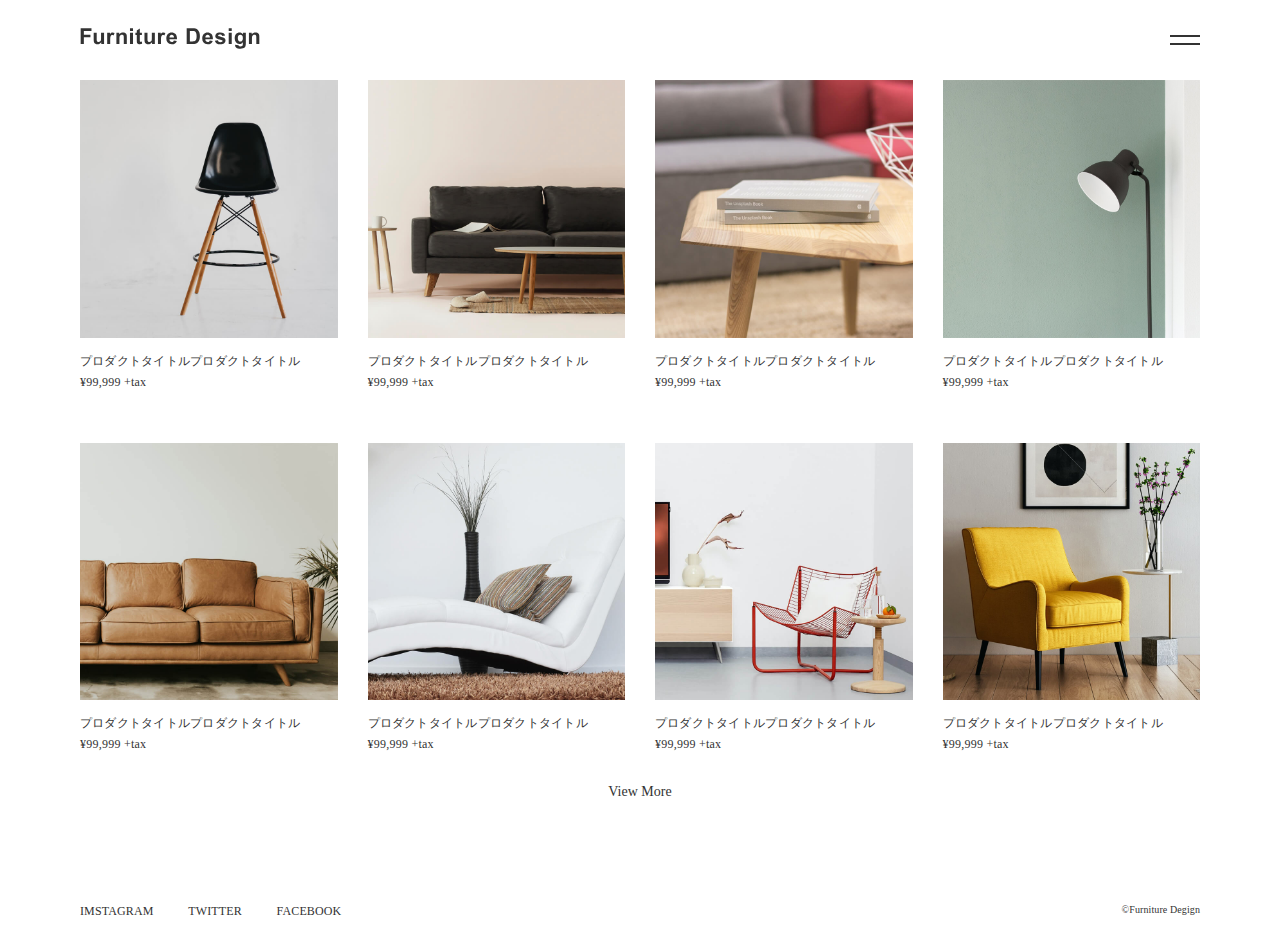
<file: Furniture_Design/index.html>
<!DOCTYPE html>
<html lang="en">
<head>
  <meta charset="UTF-8">
  <meta http-equiv="X-UA-Compatible" content="IE=edge">
  <meta name="viewport" content="width=device-width, initial-scale=1.0">
  <title>Furniture degign</title>
  <link rel="stylesheet" href="reset.css">
  <link rel="stylesheet" href="style.css">
</head>
<body>
  <!--ここからヘッダーです-->
  <header class="header">
    <div class="header-box inner">
      <a href="#"><img class="header-logo" src="img/logo.svg" alt="ヘッダーのロゴイメージです。"></a>
      <div class="humbergar-menu">
        <div class="bar01"></div>
        <div class="bar02"></div>
      </div>  
      <nav class="header-navi">
        <ul class="header-navi-list">
          <li class="header-navi-item"><a class="item-name" href="#">PRODUCTS</a></li>
          <li class="header-navi-item"><a class="item-name" href="about.html">ABOUT</a></li>
          <li class="header-navi-item"><a class="item-name" href="#">COMPANY</a></li>
          <li class="header-navi-item"><a class="item-name" href="#">CONTACT</a></li>
        </ul>
      </nav>  
    </div>
  </header>

  <!--ここからメインです-->
  <main>
    <div class="main-contents inner">
      <ul class="main-list">
        <li class="main-list-item">
          <a class="main-item">
            <img class="main-item-img" src="img/item1.jpg" alt="メインアイテムのイメージ画像です">
            <p class="main-item-title">プロダクトタイトルプロダクトタイトル</p>
            <p class="item-tax">¥99,999 +tax</p>
          </a>  
        </li>
        <li class="main-list-item">
          <a class="main-item">
            <img class="main-item-img" src="img/item2.jpg" alt="メインアイテムのイメージ画像です">
            <p class="main-item-title">プロダクトタイトルプロダクトタイトル</p>
            <p class="item-tax">¥99,999 +tax</p>
          </a>  
        </li>
        <li class="main-list-item">
          <a class="main-item">
            <img class="main-item-img" src="img/item3.jpg" alt="メインアイテムのイメージ画像です">
            <p class="main-item-title">プロダクトタイトルプロダクトタイトル</p>
            <p class="item-tax">¥99,999 +tax</p>
          </a>  
        </li>
        <li class="main-list-item">
          <a class="main-item">
            <img class="main-item-img" src="img/item4.jpg" alt="メインアイテムのイメージ画像です">
            <p class="main-item-title">プロダクトタイトルプロダクトタイトル</p>
            <p class="item-tax">¥99,999 +tax</p>
          </a>  
        </li>
        <li class="main-list-item">
          <a class="main-item">
            <img class="main-item-img" src="img/item5.jpg" alt="メインアイテムのイメージ画像です">
            <p class="main-item-title">プロダクトタイトルプロダクトタイトル</p>
            <p class="item-tax">¥99,999 +tax</p>
          </a>  
        </li>
        <li class="main-list-item">
          <a class="main-item">
            <img class="main-item-img" src="img/item6.jpg" alt="メインアイテムのイメージ画像です">
            <p class="main-item-title">プロダクトタイトルプロダクトタイトル</p>
            <p class="item-tax">¥99,999 +tax</p>
          </a>  
        </li>
        <li class="main-list-item">
          <a class="main-item">
            <img class="main-item-img" src="img/item7.jpg" alt="メインアイテムのイメージ画像です">
            <p class="main-item-title">プロダクトタイトルプロダクトタイトル</p>
            <p class="item-tax">¥99,999 +tax</p>
          </a>  
        </li>
        <li class="main-list-item">
          <a class="main-item">
            <img class="main-item-img" src="img/item8.jpg" alt="メインアイテムのイメージ画像です">
            <p class="main-item-title">プロダクトタイトルプロダクトタイトル</p>
            <p class="item-tax">¥99,999 +tax</p>
          </a>  
        </li>
      </ul>
      <a class="view-more" href="prodact.html">View More</a>
    </div>

  </main>

  <!--ここからフッターです-->
  <footer class="footer inner">
    <div class="sns-box">
      <a class="instagram-link" href="#">IMSTAGRAM</a>
      <a class="twitter-link" href="#">TWITTER</a>
      <a class="facebook-link" href="#">FACEBOOK</a>  
    </div>
    <p class="copy-right">©︎Furniture Degign</p>

  </footer>
  <script src="index.js"></script>
</body>
</html>
</file>
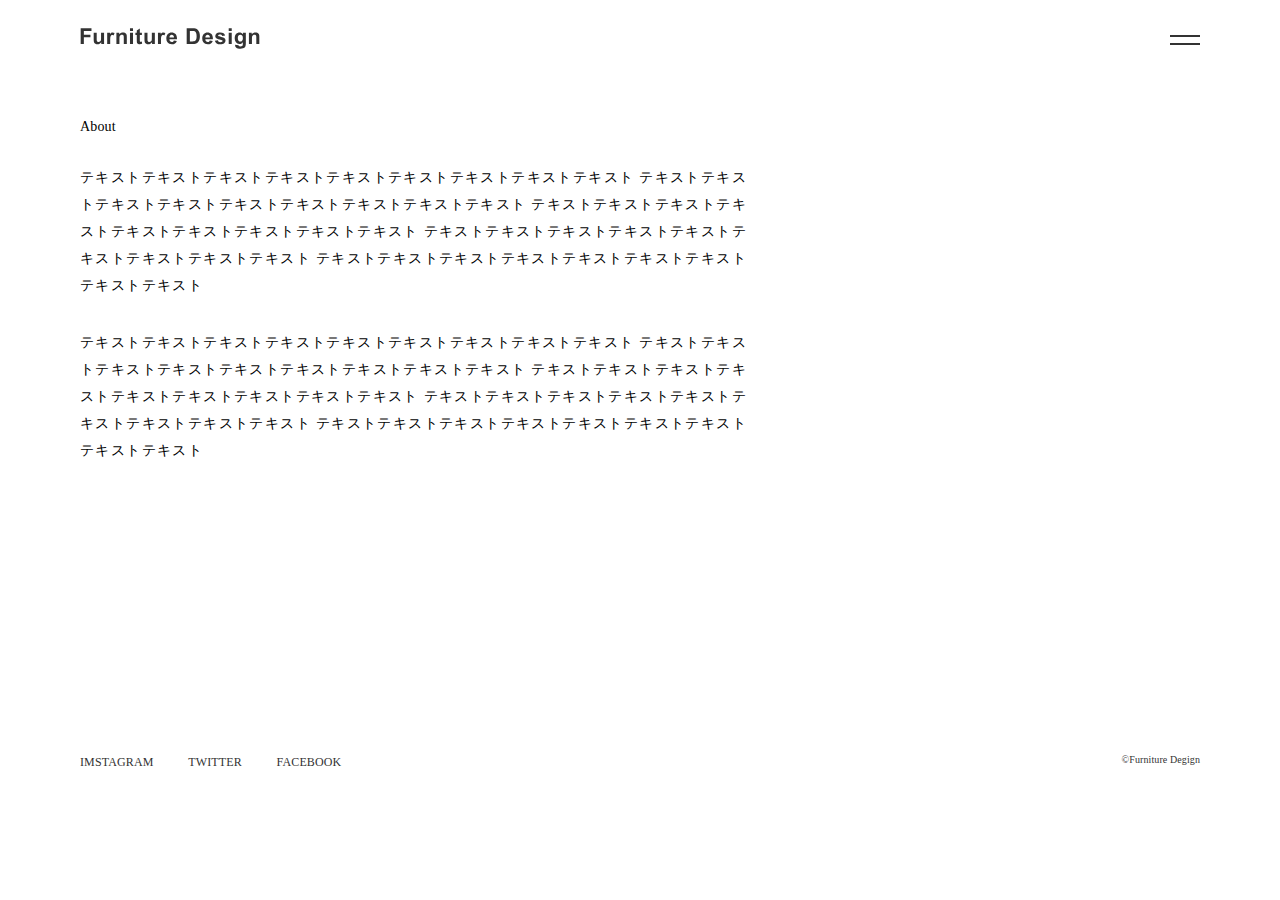
<file: Furniture_Design/about.html>
<!DOCTYPE html>
<html lang="en">
<head>
  <meta charset="UTF-8">
  <meta http-equiv="X-UA-Compatible" content="IE=edge">
  <meta name="viewport" content="width=device-width, initial-scale=1.0">
  <title>Furniture degign</title>
  <link rel="stylesheet" href="reset.css">
  <link rel="stylesheet" href="style.css">
</head>
<body>
  <!--ここからヘッダーです-->
  <header class="header">
    <div class="header-box inner">
      <a href="#"><img class="header-logo" src="img/logo.svg" alt="ヘッダーのロゴイメージです。"></a>
      <div class="humbergar-menu">
        <div class="bar01"></div>
        <div class="bar02"></div>
      </div>  
      <nav class="header-navi">
        <ul class="header-navi-list">
          <li class="header-navi-item"><a class="item-name" href="#">PRODUCTS</a></li>
          <li class="header-navi-item"><a class="item-name" href="#">ABOUT</a></li>
          <li class="header-navi-item"><a class="item-name" href="#">COMPANY</a></li>
          <li class="header-navi-item"><a class="item-name" href="#">CONTACT</a></li>
        </ul>
      </nav>  
    </div>
  </header>

  <!--ここからabout下層ページです-->
  <main>
    <div class="section-about inner">
      <h2 class="section-title">About</h2>
      <p class="about-textA">テキストテキストテキストテキストテキストテキストテキストテキストテキスト テキストテキストテキストテキストテキストテキストテキストテキストテキスト テキストテキストテキストテキストテキストテキストテキストテキストテキスト テキストテキストテキストテキストテキストテキストテキストテキストテキスト テキストテキストテキストテキストテキストテキストテキストテキストテキスト</p>
      <p class="about-textB">テキストテキストテキストテキストテキストテキストテキストテキストテキスト テキストテキストテキストテキストテキストテキストテキストテキストテキスト テキストテキストテキストテキストテキストテキストテキストテキストテキスト テキストテキストテキストテキストテキストテキストテキストテキストテキスト テキストテキストテキストテキストテキストテキストテキストテキストテキスト</p>
    </div>

  </main>

  <!--ここからフッターです-->
  <footer class="footer inner">
    <div class="sns-box">
      <a class="instagram-link" href="#">IMSTAGRAM</a>
      <a class="twitter-link" href="#">TWITTER</a>
      <a class="facebook-link" href="#">FACEBOOK</a>  
    </div>
    <p class="copy-right">©︎Furniture Degign</p>

  </footer>
  <script src="index.js"></script>
</body>
</html>
</file>
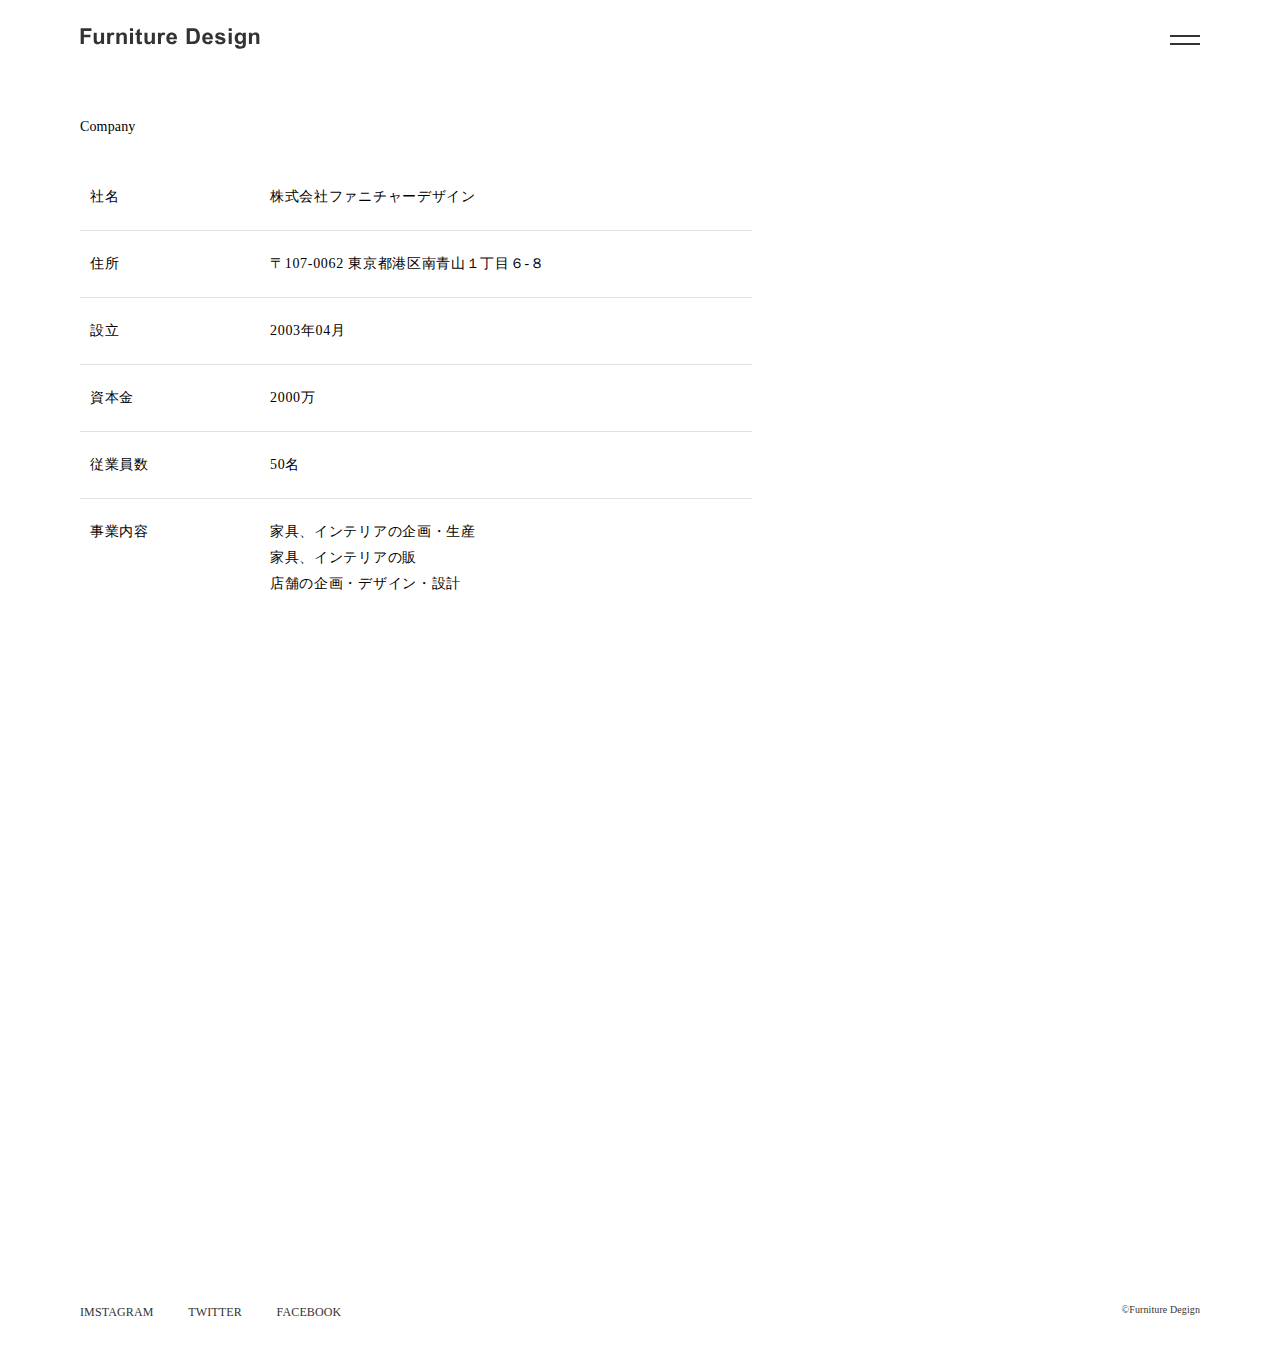
<file: Furniture_Design/company.html>
<!DOCTYPE html>
<html lang="en">
<head>
  <meta charset="UTF-8">
  <meta http-equiv="X-UA-Compatible" content="IE=edge">
  <meta name="viewport" content="width=device-width, initial-scale=1.0">
  <title>Furniture degign</title>
  <link rel="stylesheet" href="reset.css">
  <link rel="stylesheet" href="style.css">
</head>
<body>
  <!--ここからヘッダーです-->
  <header class="header">
    <div class="header-box inner">
      <a href="#"><img class="header-logo" src="img/logo.svg" alt="ヘッダーのロゴイメージです。"></a>
      <div class="humbergar-menu">
        <div class="bar01"></div>
        <div class="bar02"></div>
      </div>  
      <nav class="header-navi">
        <ul class="header-navi-list">
          <li class="header-navi-item"><a class="item-name" href="#">PRODUCTS</a></li>
          <li class="header-navi-item"><a class="item-name" href="#">ABOUT</a></li>
          <li class="header-navi-item"><a class="item-name" href="#">COMPANY</a></li>
          <li class="header-navi-item"><a class="item-name" href="#">CONTACT</a></li>
        </ul>
      </nav>  
    </div>
  </header>

  <!--ここからcompany下層ページです-->
  <main>
    <div class="section-company inner">
      <h2 class="section-title">Company</h2>
      <table class="company-info">
        <tr class="info-box">
          <th class="info-title">社名</th>
          <td class="info-text">株式会社ファニチャーデザイン</td>
        </tr>
        <tr class="info-box">
          <th class="info-title">住所</th>
          <td class="info-text">〒107-0062 東京都港区南青山１丁目６-８</td>
        </tr>
        <tr class="info-box">
          <th class="info-title">設立</th>
          <td class="info-text">2003年04月</td>
        </tr>
        <tr class="info-box">
          <th class="info-title">資本金</th>
          <td class="info-text">2000万</td>
        </tr>
        <tr class="info-box">
          <th class="info-title">従業員数</th>
          <td class="info-text">50名</td>
        </tr>
        <tr class="info-box">
          <th class="info-title">事業内容</th>
          <td class="info-text">家具、インテリアの企画・生産<br>家具、インテリアの販<br>店舗の企画・デザイン・設計</td>
        </tr>
      </table>
      <iframe class="info-map" src="https://www.google.com/maps/embed?pb=!1m18!1m12!1m3!1d3339695.7283955975!2d134.7579691491092!3d35.17104293521172!2m3!1f0!2f0!3f0!3m2!1i1024!2i768!4f13.1!3m3!1m2!1s0x6018eada1a044923%3A0x788765006a92b53!2z44K044Oq44Op5YWs5ZyS!5e0!3m2!1sja!2sjp!4v1671702162951!5m2!1sja!2sjp"  style="border:0;" allowfullscreen="" loading="lazy" referrerpolicy="no-referrer-when-downgrade"></iframe>
    </div>


  </main>

  <!--ここからフッターです-->
  <footer class="footer inner">
    <div class="sns-box">
      <a class="instagram-link" href="#">IMSTAGRAM</a>
      <a class="twitter-link" href="#">TWITTER</a>
      <a class="facebook-link" href="#">FACEBOOK</a>  
    </div>
    <p class="copy-right">©︎Furniture Degign</p>

  </footer>
  <script src="index.js"></script>
</body>
</html>
</file>
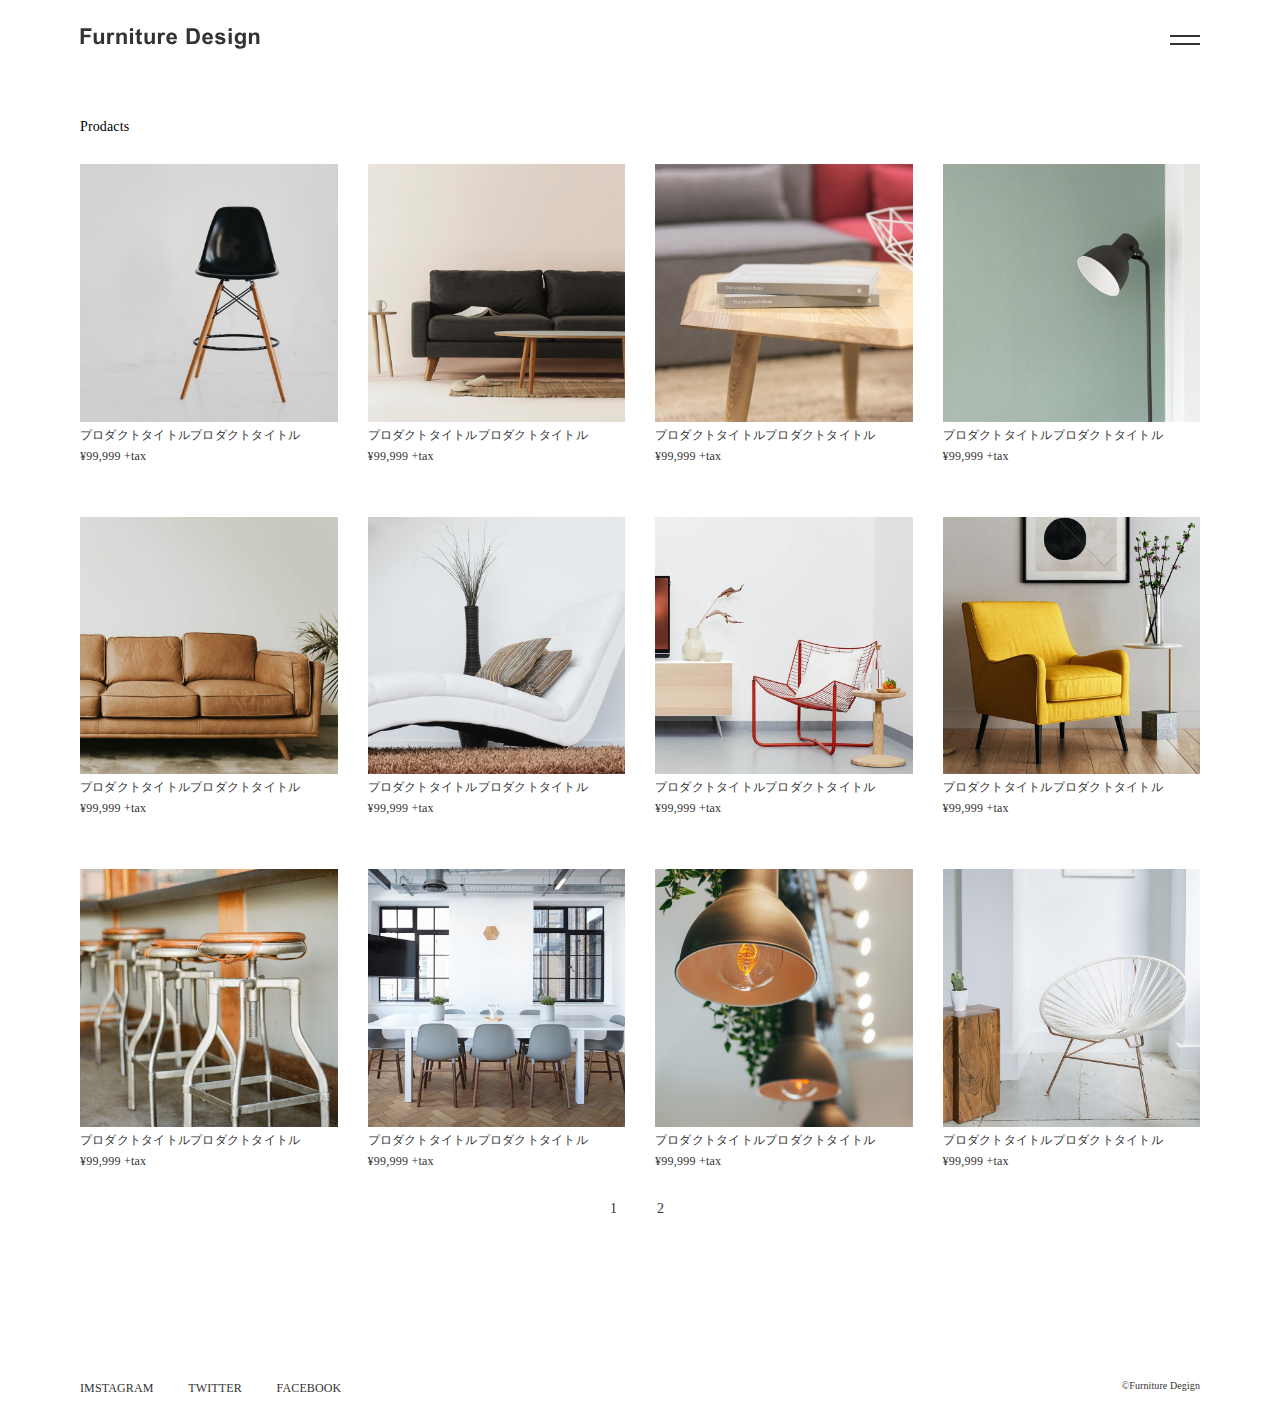
<file: Furniture_Design/prodact.html>
<!DOCTYPE html>
<html lang="en">
<head>
  <meta charset="UTF-8">
  <meta http-equiv="X-UA-Compatible" content="IE=edge">
  <meta name="viewport" content="width=device-width, initial-scale=1.0">
  <title>Furniture degign</title>
  <link rel="stylesheet" href="reset.css">
  <link rel="stylesheet" href="style.css">
</head>
<body>
  <!--ここからヘッダーです-->
  <header class="header">
    <div class="header-box inner">
      <a href="#"><img class="header-logo" src="img/logo.svg" alt="ヘッダーのロゴイメージです。"></a>
      <div class="humbergar-menu">
        <div class="bar01"></div>
        <div class="bar02"></div>
      </div>  
      <nav class="header-navi">
        <ul class="header-navi-list">
          <li class="header-navi-item"><a class="item-name" href="#">PRODUCTS</a></li>
          <li class="header-navi-item"><a class="item-name" href="#">ABOUT</a></li>
          <li class="header-navi-item"><a class="item-name" href="#">COMPANY</a></li>
          <li class="header-navi-item"><a class="item-name" href="#">CONTACT</a></li>
        </ul>
      </nav>  
    </div>
  </header>

  <!--ここからprodact下層ページです-->
  <main>
    <div class="section-prodact inner">
      <h2 class="section-title">Prodacts</h2>
      <ul class="prodact-list">
        <li class="prodact-list-item">
          <a class="prodact-item">
            <img class="prodact-item-img" src="img/item1.jpg" alt="メインアイテムのイメージ画像です">
            <p class="prodact-item-title">プロダクトタイトルプロダクトタイトル</p>
            <p class="item-tax">¥99,999 +tax</p>
          </a>  
        </li>
        <li class="prodact-list-item">
          <a class="prodact-item">
            <img class="prodact-item-img" src="img/item2.jpg" alt="メインアイテムのイメージ画像です">
            <p class="prodact-item-title">プロダクトタイトルプロダクトタイトル</p>
            <p class="item-tax">¥99,999 +tax</p>
          </a>  
        </li>
        <li class="prodact-list-item">
          <a class="prodact-item">
            <img class="prodact-item-img" src="img/item3.jpg" alt="メインアイテムのイメージ画像です">
            <p class="prodact-item-title">プロダクトタイトルプロダクトタイトル</p>
            <p class="item-tax">¥99,999 +tax</p>
          </a>  
        </li>
        <li class="prodact-list-item">
          <a class="prodact-item">
            <img class="prodact-item-img" src="img/item4.jpg" alt="メインアイテムのイメージ画像です">
            <p class="prodact-item-title">プロダクトタイトルプロダクトタイトル</p>
            <p class="item-tax">¥99,999 +tax</p>
          </a>  
        </li>
        <li class="prodact-list-item">
          <a class="prodact-item">
            <img class="prodact-item-img" src="img/item5.jpg" alt="メインアイテムのイメージ画像です">
            <p class="prodact-item-title">プロダクトタイトルプロダクトタイトル</p>
            <p class="item-tax">¥99,999 +tax</p>
          </a>  
        </li>
        <li class="prodact-list-item">
          <a class="prodact-item">
            <img class="prodact-item-img" src="img/item6.jpg" alt="メインアイテムのイメージ画像です">
            <p class="prodact-item-title">プロダクトタイトルプロダクトタイトル</p>
            <p class="item-tax">¥99,999 +tax</p>
          </a>  
        </li>
        <li class="prodact-list-item">
          <a class="prodact-item">
            <img class="prodact-item-img" src="img/item7.jpg" alt="メインアイテムのイメージ画像です">
            <p class="prodact-item-title">プロダクトタイトルプロダクトタイトル</p>
            <p class="item-tax">¥99,999 +tax</p>
          </a>  
        </li>
        <li class="prodact-list-item">
          <a class="prodact-item">
            <img class="prodact-item-img" src="img/item8.jpg" alt="メインアイテムのイメージ画像です">
            <p class="prodact-item-title">プロダクトタイトルプロダクトタイトル</p>
            <p class="item-tax">¥99,999 +tax</p>
          </a>  
        </li>
        <li class="prodact-list-item">
          <a class="prodact-item">
            <img class="prodact-item-img" src="img/item9.jpg" alt="メインアイテムのイメージ画像です">
            <p class="prodact-item-title">プロダクトタイトルプロダクトタイトル</p>
            <p class="item-tax">¥99,999 +tax</p>
          </a>  
        </li>
        <li class="prodact-list-item">
          <a class="prodact-item">
            <img class="prodact-item-img" src="img/item10.jpg" alt="メインアイテムのイメージ画像です">
            <p class="prodact-item-title">プロダクトタイトルプロダクトタイトル</p>
            <p class="item-tax">¥99,999 +tax</p>
          </a>  
        </li>
        <li class="prodact-list-item">
          <a class="prodact-item">
            <img class="prodact-item-img" src="img/item11.jpg" alt="メインアイテムのイメージ画像です">
            <p class="prodact-item-title">プロダクトタイトルプロダクトタイトル</p>
            <p class="item-tax">¥99,999 +tax</p>
          </a>  
        </li>
        <li class="prodact-list-item">
          <a class="prodact-item">
            <img class="prodact-item-img" src="img/item12.jpg" alt="メインアイテムのイメージ画像です">
            <p class="prodact-item-title">プロダクトタイトルプロダクトタイトル</p>
            <p class="item-tax">¥99,999 +tax</p>
          </a>  
        </li>
      </ul>
      <ul class="pagination">
        <li class="page01">1</li>
        <li class="page02"><a href="#">2</a></li>
      </ul>
    </div>
    

  </main>

  <!--ここからフッターです-->
  <footer class="footer inner">
    <div class="sns-box">
      <a class="instagram-link" href="#">IMSTAGRAM</a>
      <a class="twitter-link" href="#">TWITTER</a>
      <a class="facebook-link" href="#">FACEBOOK</a>  
    </div>
    <p class="copy-right">©︎Furniture Degign</p>

  </footer>
  <script src="index.js"></script>
</body>
</html>
</file>
<file: Furniture_Design/style.css>
@charset "UTF-8";
/* ==================== 色一覧 ==================== */
/* ==================== 側設定 ==================== */
html {
  font-family: "Noto Sans JP", "sans-serif", "ヒラギノ角ゴシック";
  scroll-behavior: smooth;
}

body {
  position: relative;
  width: 100%;
  font-size: 1.2rem;
}

/* ============================================================================================================
                                                メインコンテンツ
============================================================================================================ */
main {
  width: 100%;
  height: 100%;
}

@media screen and (max-width: 768px) {
  main {
    width: 100%;
    height: 100%;
  }
}
.inner {
  padding: 0px 80px;
}

@media screen and (max-width: 768px) {
  .inner {
    padding: 0px 20px;
  }
}
.section-title {
  font-size: 14px;
  font-family: "ヒラギノ角ゴシック";
  font-weight: normal;
  letter-spacing: 0.01em;
  text-align: left;
  margin-bottom: 30px;
}

.header {
  width: 100%;
  height: 80px;
  background-color: #ffffff;
  position: fixed;
  z-index: 20;
}
.header .header-box {
  width: 100%;
  height: 80px;
  display: -webkit-box;
  display: -ms-flexbox;
  display: flex;
  -webkit-box-align: center;
      -ms-flex-align: center;
          align-items: center;
  -webkit-box-pack: justify;
      -ms-flex-pack: justify;
          justify-content: space-between;
}
.header .header-box .header-logo {
  width: 180px;
  height: 21px;
  cursor: pointer;
}
.header .header-box .humbergar-menu {
  width: 30px;
  height: 30px;
  position: relative;
  cursor: pointer;
}
.header .header-box .humbergar-menu .bar01 {
  width: 30px;
  height: 2px;
  background-color: #333333;
  position: absolute;
  top: 38%;
  left: 50%;
  -webkit-transform: translate(-50%, -50%);
          transform: translate(-50%, -50%);
  -webkit-transition: 0.3s all;
  transition: 0.3s all;
}
.header .header-box .humbergar-menu .bar02 {
  width: 30px;
  height: 2px;
  background-color: #333333;
  position: absolute;
  top: 62%;
  left: 50%;
  -webkit-transform: translate(-50%, -50%);
          transform: translate(-50%, -50%);
  -webkit-transition: 0.3s all;
  transition: 0.3s all;
}
.header .header-box .humbergar-menu.click-btn {
  display: block;
  cursor: pointer;
  z-index: 10;
}
.header .header-box .humbergar-menu.click-btn .bar01 {
  background-color: #ffffff;
  top: 50%;
  -webkit-transform: translate(-50%, -50%) rotate(-45deg);
          transform: translate(-50%, -50%) rotate(-45deg);
  z-index: 10;
}
.header .header-box .humbergar-menu.click-btn .bar02 {
  background-color: #ffffff;
  top: 50%;
  -webkit-transform: translate(-50%, -50%) rotate(45deg);
          transform: translate(-50%, -50%) rotate(45deg);
  z-index: 10;
}
.header .header-box .header-navi {
  width: 100%;
  height: 100vh;
  display: none;
  background-color: #000000;
  position: fixed;
  top: 0;
  left: 0;
  opacity: 0.8;
  -webkit-transition: 0.3s all;
  transition: 0.3s all;
  cursor: pointer;
}
.header .header-box .header-navi .header-navi-list {
  padding: 36px 50px;
}
.header .header-box .header-navi .header-navi-list .header-navi-item {
  margin-bottom: 14px;
}
.header .header-box .header-navi .header-navi-list .header-navi-item .item-name {
  font-size: 14px;
  font-family: "ヒラギノ角ゴシック";
  font-weight: normal;
  letter-spacing: 0.01em;
  line-height: 7px;
  color: #ffffff;
  text-decoration: none;
}
.header .header-box .header-navi.active {
  display: block;
}

.main-contents {
  width: 100%;
  height: auto;
  padding-top: 80px;
  margin-bottom: 100px;
}
.main-contents .main-list {
  display: -webkit-box;
  display: -ms-flexbox;
  display: flex;
  -ms-flex-wrap: wrap;
      flex-wrap: wrap;
  gap: 30px;
  margin-bottom: 10px;
}
.main-contents .main-list .main-list-item {
  width: calc(calc(100% - 90px) / 4);
  display: block;
  margin-bottom: 20px;
  cursor: pointer;
  -webkit-transition: 0.5s;
  transition: 0.5s;
}
.main-contents .main-list .main-list-item .main-item .main-item-img {
  width: 100%;
  margin-bottom: 10px;
}
.main-contents .main-list .main-list-item .main-item .main-item-title {
  font-size: 12px;
  font-weight: normal;
  font-family: "ヒラギノ角ゴシック";
  color: #333333;
  text-align: left;
  letter-spacing: 0.02em;
  line-height: 21px;
}
.main-contents .main-list .main-list-item .main-item .item-tax {
  font-size: 12px;
  font-weight: normal;
  font-family: "ヒラギノ角ゴシック";
  color: #333333;
  text-align: left;
  letter-spacing: 0.02em;
  line-height: 21px;
}
.main-contents .main-list .main-list-item:hover {
  -webkit-filter: contrast(0.8);
          filter: contrast(0.8);
}
.main-contents .view-more {
  font-size: 14px;
  font-family: "ヒラギノ角ゴシック";
  font-weight: 300;
  display: block;
  color: #333333;
  text-align: center;
  text-decoration: none;
  -webkit-transition: 0.5s all;
  transition: 0.5s all;
}
.main-contents .view-more:hover {
  -webkit-filter: contrast(0.6);
          filter: contrast(0.6);
}

.section-about {
  width: 100%;
  height: 750px;
  padding-top: 120px;
  padding-bottom: 160px;
}
.section-about .section-title {
  font-size: 14px;
  font-family: "ヒラギノ角ゴシック";
  font-weight: normal;
  letter-spacing: 0.01em;
  text-align: left;
  margin-bottom: 30px;
}
.section-about .about-textA {
  width: 60%;
  font-size: 14px;
  font-family: "ヒラギノ角ゴシック";
  font-weight: 300;
  letter-spacing: 0.1em;
  line-height: 27px;
  text-align: left;
  margin-bottom: 30px;
}
.section-about .about-textB {
  width: 60%;
  font-size: 14px;
  font-family: "ヒラギノ角ゴシック";
  font-weight: 300;
  letter-spacing: 0.1em;
  line-height: 27px;
  text-align: left;
  margin-bottom: 30px;
}

.section-company {
  width: 100%;
  padding-top: 120px;
  padding-bottom: 160px;
}
.section-company .company-info {
  width: 60%;
  margin-bottom: 20px;
}
.section-company .company-info .info-box {
  border-bottom: 1px solid #e2e2e2;
  display: block;
}
.section-company .company-info .info-box .info-title {
  width: 180px;
  font-size: 14px;
  font-family: "ヒラギノ角ゴシック";
  font-weight: 300;
  letter-spacing: 0.05em;
  text-align: left;
  padding: 20px 10px;
}
.section-company .company-info .info-box .info-text {
  font-size: 14px;
  font-family: "ヒラギノ角ゴシック";
  font-weight: 300;
  letter-spacing: 0.05em;
  text-align: left;
  padding: 20px 10px;
}
.section-company .company-info .info-box .info-text:last-child {
  line-height: 26px;
}
.section-company .company-info .info-box:last-child {
  border: none;
}
.section-company .info-map {
  width: 60%;
  height: 500px;
}

.section-prodact {
  padding-top: 120px;
  padding-bottom: 160px;
}
.section-prodact .prodact-list {
  display: -webkit-box;
  display: -ms-flexbox;
  display: flex;
  -ms-flex-wrap: wrap;
      flex-wrap: wrap;
  gap: 30px;
  margin-bottom: 10px;
}
.section-prodact .prodact-list .prodact-list-item {
  width: calc(calc(100% - 90px) / 4);
  display: block;
  margin-bottom: 20px;
  cursor: pointer;
  -webkit-transition: 0.5s;
  transition: 0.5s;
}
.section-prodact .prodact-list .prodact-list-item .prodact-item .prodct-item-img {
  width: 100%;
  margin-bottom: 10px;
}
.section-prodact .prodact-list .prodact-list-item .prodact-item .prodact-item-title {
  font-size: 12px;
  font-weight: normal;
  font-family: "ヒラギノ角ゴシック";
  color: #333333;
  text-align: left;
  letter-spacing: 0.02em;
  line-height: 21px;
}
.section-prodact .prodact-list .prodact-list-item .prodact-item .item-tax {
  font-size: 12px;
  font-weight: normal;
  font-family: "ヒラギノ角ゴシック";
  color: #333333;
  text-align: left;
  letter-spacing: 0.02em;
  line-height: 21px;
}
.section-prodact .prodact-list .prodact-list-item:hover {
  -webkit-filter: contrast(0.8);
          filter: contrast(0.8);
}
.section-prodact .pagination {
  width: 100px;
  display: -webkit-box;
  display: -ms-flexbox;
  display: flex;
  list-style: none;
  margin: 0 auto;
}
.section-prodact .pagination .page01 {
  font-size: 14px;
  font-weight: normal;
  font-family: "ヒラギノ角ゴシック";
  color: #333333;
  padding: 0px 20px;
}
.section-prodact .pagination .page02 {
  font-size: 14px;
  font-weight: normal;
  font-family: "ヒラギノ角ゴシック";
  padding: 0px 20px;
  cursor: pointer;
}
.section-prodact .pagination .page02 a {
  color: #333333;
  text-decoration: none;
}
.section-prodact .pagination .page02:hover {
  -webkit-filter: contrast(0.7);
          filter: contrast(0.7);
}

.footer {
  width: 100%;
  display: -webkit-box;
  display: -ms-flexbox;
  display: flex;
  -webkit-box-align: center;
      -ms-flex-align: center;
          align-items: center;
  -webkit-box-pack: justify;
      -ms-flex-pack: justify;
          justify-content: space-between;
  margin-bottom: 30px;
}
.footer .sns-box .instagram-link {
  font-size: 12px;
  font-family: "ヒラギノ角ゴシック";
  font-weight: normal;
  color: #333333;
  letter-spacing: 0.01em;
  line-height: 3px;
  text-decoration: none;
  margin-right: 30px;
}
.footer .sns-box .twitter-link {
  font-size: 12px;
  font-family: "ヒラギノ角ゴシック";
  font-weight: normal;
  color: #333333;
  letter-spacing: 0.01em;
  line-height: 3px;
  text-decoration: none;
  margin-right: 30px;
}
.footer .sns-box .facebook-link {
  font-size: 12px;
  font-family: "ヒラギノ角ゴシック";
  font-weight: normal;
  color: #333333;
  letter-spacing: 0.01em;
  line-height: 3px;
  text-decoration: none;
}
.footer .copy-right {
  font-size: 10px;
  font-family: "ヒラギノ角ゴシック";
  font-weight: normal;
  color: #333333;
  text-align: right;
  letter-spacing: 0.01em;
  line-height: 3px;
}
/*# sourceMappingURL=style.css.map */
</file>
